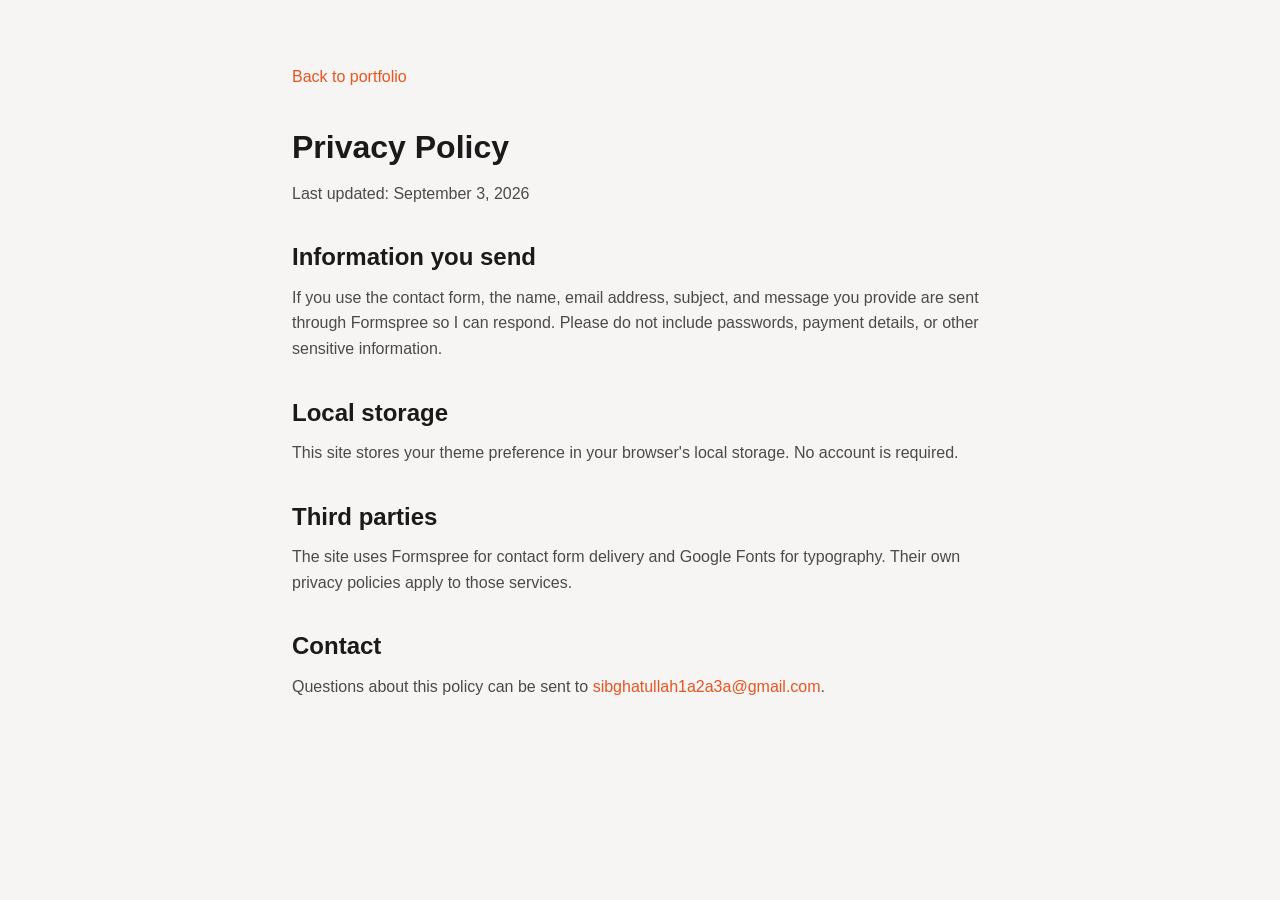
<file: privacy.html>
<!DOCTYPE html>
<html lang="en">
<head>
  <meta charset="UTF-8">
  <meta name="viewport" content="width=device-width, initial-scale=1.0">
  <title>Privacy Policy | Sibghatullah</title>
  <link rel="icon" type="image/svg+xml" href="./assets/icons/favicon.svg">
  <link rel="stylesheet" href="./assets/css/styles.css">
</head>
<body>
  <main class="legal-page container">
    <p><a href="./index.html">Back to portfolio</a></p>
    <h1>Privacy Policy</h1>
    <p>Last updated: September 3, 2026</p>
    <h2>Information you send</h2>
    <p>If you use the contact form, the name, email address, subject, and message you provide are sent through Formspree so I can respond. Please do not include passwords, payment details, or other sensitive information.</p>
    <h2>Local storage</h2>
    <p>This site stores your theme preference in your browser's local storage. No account is required.</p>
    <h2>Third parties</h2>
    <p>The site uses Formspree for contact form delivery and Google Fonts for typography. Their own privacy policies apply to those services.</p>
    <h2>Contact</h2>
    <p>Questions about this policy can be sent to <a href="mailto:sibghatullah1a2a3a@gmail.com">sibghatullah1a2a3a@gmail.com</a>.</p>
  </main>
</body>
</html>
</file>
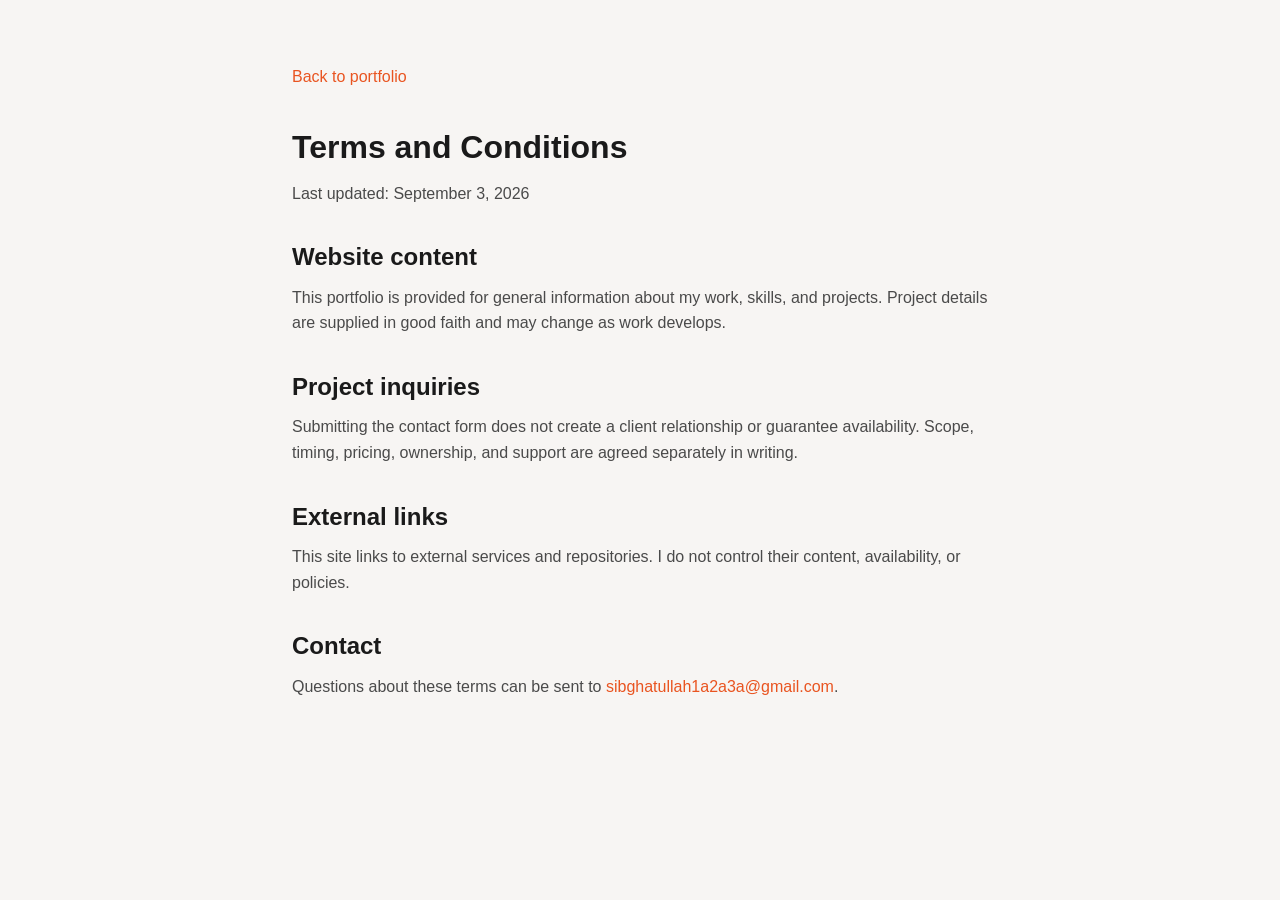
<file: terms.html>
<!DOCTYPE html>
<html lang="en">
<head>
  <meta charset="UTF-8">
  <meta name="viewport" content="width=device-width, initial-scale=1.0">
  <title>Terms and Conditions | Sibghatullah</title>
  <link rel="icon" type="image/svg+xml" href="./assets/icons/favicon.svg">
  <link rel="stylesheet" href="./assets/css/styles.css">
</head>
<body>
  <main class="legal-page container">
    <p><a href="./index.html">Back to portfolio</a></p>
    <h1>Terms and Conditions</h1>
    <p>Last updated: September 3, 2026</p>
    <h2>Website content</h2>
    <p>This portfolio is provided for general information about my work, skills, and projects. Project details are supplied in good faith and may change as work develops.</p>
    <h2>Project inquiries</h2>
    <p>Submitting the contact form does not create a client relationship or guarantee availability. Scope, timing, pricing, ownership, and support are agreed separately in writing.</p>
    <h2>External links</h2>
    <p>This site links to external services and repositories. I do not control their content, availability, or policies.</p>
    <h2>Contact</h2>
    <p>Questions about these terms can be sent to <a href="mailto:sibghatullah1a2a3a@gmail.com">sibghatullah1a2a3a@gmail.com</a>.</p>
  </main>
</body>
</html>
</file>
<file: assets/css/styles.css>
/**
 * Sibghatullah Portfolio - Ubuntu-Inspired Theme
 * =============================================
 * Mobile-first responsive stylesheet
 * 
 * Color Palette (WCAG 2.1 AA compliant):
 * --ubuntu-aubergine: #2c001e (darkest)
 * --ubuntu-purple-dark: #300a24
 * --ubuntu-purple: #77216f
 * --ubuntu-orange: #e95420
 * --ubuntu-orange-light: #f47421
 * --text-light: #ffffff
 * --text-muted: #d0d0d0
 * --text-dark: #1a1a1a
 * 
 * Breakpoints:
 * - Mobile: < 480px
 * - Tablet: 480px - 767px
 * - Desktop: 768px - 1023px
 * - Large: 1024px+
 */

/* ==========================================================================
   CSS Reset & Base
   ========================================================================== */

*,
*::before,
*::after {
  box-sizing: border-box;
  margin: 0;
  padding: 0;
}

html {
  font-size: 16px;
  scroll-behavior: smooth;
  -webkit-text-size-adjust: 100%;
}

body {
  min-height: 100vh;
  font-family: 'Ubuntu', -apple-system, BlinkMacSystemFont, 'Segoe UI', Roboto, sans-serif;
  line-height: 1.6;
  -webkit-font-smoothing: antialiased;
  -moz-osx-font-smoothing: grayscale;
}

img {
  max-width: 100%;
  height: auto;
  display: block;
}

a {
  color: inherit;
  text-decoration: none;
  transition: color var(--transition-fast), opacity var(--transition-fast), transform var(--transition-fast), text-decoration-color var(--transition-fast), box-shadow var(--transition-fast);
}

 a:hover,
 a:focus-visible {
  text-decoration: underline;
  text-decoration-thickness: 2px;
  text-underline-offset: 0.2em;
 }

 a:not(.btn):not(.nav__link):not(.nav-mobile__link):not(.footer__social-link):not(.fiverr-badge):not(.skill-chip):not(.filter-chip):not(.project-card):hover,
 a:not(.btn):not(.nav__link):not(.nav-mobile__link):not(.footer__social-link):not(.fiverr-badge):not(.skill-chip):not(.filter-chip):not(.project-card):focus-visible {
  color: var(--accent-primary);
 }

button {
  font-family: inherit;
  cursor: pointer;
}

ul, ol {
  list-style: none;
}

/* ==========================================================================
   CSS Custom Properties (Theme Variables)
   ========================================================================== */

:root {
  /* Ubuntu Color Palette */
  --ubuntu-aubergine: #2c001e;
  --ubuntu-purple-dark: #300a24;
  --ubuntu-purple: #77216f;
  --ubuntu-purple-light: #a03d92;
  --ubuntu-orange: #e95420;
  --ubuntu-orange-light: #f47421;
  --ubuntu-warm-grey: #aea79f;
  
  /* Semantic Colors - Light Theme */
  --bg-primary: #f7f5f3;
  --bg-secondary: #ffffff;
  --bg-card: #ffffff;
  --bg-glass: rgba(255, 255, 255, 0.85);
  --bg-overlay: rgba(44, 0, 30, 0.9);
  
  --text-primary: #1a1a1a;
  --text-secondary: #4a4a4a;
  --text-muted: #6b6b6b;
  --text-inverse: #ffffff;
  
  --accent-primary: #e95420;
  --accent-secondary: #77216f;
  --accent-hover: #c34113;
  
  --border-color: rgba(0, 0, 0, 0.1);
  --border-light: rgba(0, 0, 0, 0.05);
  
  /* Shadows */
  --shadow-sm: 0 1px 3px rgba(0, 0, 0, 0.08);
  --shadow-md: 0 4px 12px rgba(0, 0, 0, 0.1);
  --shadow-lg: 0 8px 30px rgba(0, 0, 0, 0.12);
  --shadow-glow: 0 8px 30px rgba(233, 84, 32, 0.2);
  
  /* Spacing Scale */
  --space-xs: 0.25rem;
  --space-sm: 0.5rem;
  --space-md: 1rem;
  --space-lg: 1.5rem;
  --space-xl: 2rem;
  --space-2xl: 3rem;
  --space-3xl: 4rem;
  
  /* Typography Scale */
  --font-xs: 0.75rem;
  --font-sm: 0.875rem;
  --font-base: 1rem;
  --font-lg: 1.125rem;
  --font-xl: 1.25rem;
  --font-2xl: 1.5rem;
  --font-3xl: 2rem;
  --font-4xl: 2.5rem;
  
  /* Font Families */
  --font-sans: 'Ubuntu', -apple-system, BlinkMacSystemFont, 'Segoe UI', Roboto, sans-serif;
  --font-mono: 'Ubuntu Mono', 'Fira Code', Consolas, monospace;
  
  /* Border Radius */
  --radius-sm: 4px;
  --radius-md: 8px;
  --radius-lg: 12px;
  --radius-xl: 16px;
  --radius-full: 9999px;
  
  /* Transitions */
  --transition-fast: 150ms ease;
  --transition-base: 250ms ease;
  --transition-slow: 350ms ease;
  
  /* Layout */
  --container-max: 1100px;
  --header-height: 64px;
}

/* Dark Theme */
[data-theme="dark"] {
  --bg-primary: #2c001e;
  --bg-secondary: #300a24;
  --bg-card: rgba(48, 10, 36, 0.8);
  --bg-glass: rgba(48, 10, 36, 0.85);
  --bg-overlay: rgba(0, 0, 0, 0.9);
  
  --text-primary: #ffffff;
  --text-secondary: #e0e0e0;
  --text-muted: #b0b0b0;
  --text-inverse: #1a1a1a;
  
  --border-color: rgba(255, 255, 255, 0.1);
  --border-light: rgba(255, 255, 255, 0.05);
  
  --shadow-sm: 0 1px 3px rgba(0, 0, 0, 0.2);
  --shadow-md: 0 4px 12px rgba(0, 0, 0, 0.3);
  --shadow-lg: 0 8px 30px rgba(0, 0, 0, 0.4);
}

/* ==========================================================================
   Accessibility
   ========================================================================== */

/* Skip Link */
.skip-link {
  position: fixed;
  top: -100%;
  left: var(--space-md);
  z-index: 9999;
  padding: var(--space-sm) var(--space-md);
  background: var(--accent-primary);
  color: var(--text-inverse);
  font-weight: 700;
  border-radius: var(--radius-md);
  transition: top var(--transition-fast);
}

.skip-link:focus {
  top: var(--space-md);
  outline: 3px solid var(--accent-secondary);
  outline-offset: 2px;
}

/* Focus States */
a:focus-visible,
button:focus-visible,
input:focus-visible,
textarea:focus-visible,
select:focus-visible,
[tabindex]:focus-visible {
  outline: 3px solid var(--accent-primary);
  outline-offset: 2px;
}

/* Reduced Motion */
@media (prefers-reduced-motion: reduce) {
  *,
  *::before,
  *::after {
    animation-duration: 0.01ms !important;
    animation-iteration-count: 1 !important;
    transition-duration: 0.01ms !important;
    scroll-behavior: auto !important;
  }
}

/* Screen Reader Only */
.sr-only {
  position: absolute;
  width: 1px;
  height: 1px;
  padding: 0;
  margin: -1px;
  overflow: hidden;
  clip: rect(0, 0, 0, 0);
  white-space: nowrap;
  border: 0;
}

/* ==========================================================================
   Layout
   ========================================================================== */

body {
  background: linear-gradient(180deg, var(--bg-primary), var(--bg-secondary));
  color: var(--text-secondary);
}

.container {
  width: 100%;
  max-width: var(--container-max);
  margin: 0 auto;
  padding: 0 var(--space-md);
}

@media (min-width: 768px) {
  .container {
    padding: 0 var(--space-xl);
  }
}

/* ==========================================================================
   Header & Navigation
   ========================================================================== */

.header {
  position: fixed;
  top: 0;
  left: 0;
  right: 0;
  height: var(--header-height);
  background: var(--bg-glass);
  backdrop-filter: blur(10px);
  -webkit-backdrop-filter: blur(10px);
  border-bottom: 1px solid var(--border-light);
  z-index: 1000;
  transition: box-shadow var(--transition-base);
}

.header--scrolled {
  box-shadow: var(--shadow-md);
}

.header__inner {
  display: flex;
  align-items: center;
  justify-content: space-between;
  height: 100%;
}

/* Brand */
.brand {
  display: flex;
  align-items: center;
  gap: var(--space-sm);
}

.brand__name {
  font-size: var(--font-lg);
  font-weight: 700;
  color: var(--text-primary);
  letter-spacing: 0.5px;
}

.brand__name span {
  color: var(--accent-primary);
}

/* Navigation */
.nav {
  display: none;
}

.nav__list {
  display: flex;
  gap: var(--space-lg);
}

.nav__link {
  position: relative;
  font-size: var(--font-sm);
  font-weight: 600;
  color: var(--text-secondary);
  padding: var(--space-sm) 0;
  transition: color var(--transition-fast);
}

.nav__link:hover,
.nav__link--active {
  color: var(--accent-primary);
}

.nav__link,
.nav-mobile__link,
.footer__legal a,
.contact-item__value a {
  position: relative;
  text-decoration: none;
}

.nav__link:hover::after,
.nav__link--active::after,
.nav-mobile__link:hover::after,
.nav-mobile__link:focus-visible::after {
  width: 100%;
}

.nav__link::after {
  content: '';
  position: absolute;
  bottom: 0;
  left: 0;
  width: 0;
  height: 2px;
  background: var(--accent-primary);
  transition: width var(--transition-base);
}

.nav__link:hover::after,
.nav__link--active::after {
  width: 100%;
}

@media (min-width: 768px) {
  .nav {
    display: block;
  }
}

/* Header Controls */
.header__controls {
  display: flex;
  align-items: center;
  gap: var(--space-sm);
}

/* Nav Toggle (Hamburger) */
.nav-toggle {
  display: flex;
  flex-direction: column;
  justify-content: center;
  align-items: center;
  width: 40px;
  height: 40px;
  padding: var(--space-sm);
  background: transparent;
  border: none;
  cursor: pointer;
}

.nav-toggle__bar {
  display: block;
  width: 24px;
  height: 2px;
  background: var(--text-primary);
  border-radius: var(--radius-full);
  transition: all var(--transition-base);
}

.nav-toggle__bar + .nav-toggle__bar {
  margin-top: 6px;
}

/* Hamburger Animation */
.nav-toggle[aria-expanded="true"] .nav-toggle__bar:nth-child(1) {
  transform: translateY(8px) rotate(45deg);
}

.nav-toggle[aria-expanded="true"] .nav-toggle__bar:nth-child(2) {
  opacity: 0;
}

.nav-toggle[aria-expanded="true"] .nav-toggle__bar:nth-child(3) {
  transform: translateY(-8px) rotate(-45deg);
}

@media (min-width: 768px) {
  .nav-toggle {
    display: none;
  }
}

/* Mobile Navigation */
.nav-mobile {
  position: fixed;
  top: var(--header-height);
  left: 0;
  right: 0;
  bottom: 0;
  background: var(--bg-glass);
  backdrop-filter: blur(10px);
  -webkit-backdrop-filter: blur(10px);
  padding: var(--space-xl);
  transform: translateX(100%);
  transition: transform var(--transition-base);
  z-index: 999;
}

.nav-mobile--open {
  transform: translateX(0);
}

.nav-mobile__list {
  display: flex;
  flex-direction: column;
  gap: var(--space-md);
}

.nav-mobile__link {
  display: block;
  font-size: var(--font-xl);
  font-weight: 600;
  color: var(--text-primary);
  padding: var(--space-md) 0;
  border-bottom: 1px solid var(--border-light);
  transition: color var(--transition-fast);
}

.nav-mobile__link:hover {
  color: var(--accent-primary);
}

@media (min-width: 768px) {
  .nav-mobile {
    display: none;
  }
}

/* ==========================================================================
   Buttons
   ========================================================================== */

.btn {
  display: inline-flex;
  align-items: center;
  justify-content: center;
  gap: var(--space-sm);
  padding: var(--space-sm) var(--space-md);
  font-size: var(--font-sm);
  font-weight: 600;
  border-radius: var(--radius-md);
  border: 1px solid var(--border-color);
  background: transparent;
  color: var(--text-secondary);
  transition: all var(--transition-fast);
}

.btn:hover {
  background: var(--border-light);
}

.btn--primary {
  background: linear-gradient(135deg, var(--accent-primary), var(--accent-secondary));
  color: #ffffff;
  border: none;
}

.legal-page {
  max-width: 760px;
  padding-top: var(--space-3xl);
  padding-bottom: var(--space-3xl);
}

.legal-page h1 {
  margin: var(--space-xl) 0 var(--space-sm);
  color: var(--text-primary);
}

.legal-page h2 {
  margin-top: var(--space-xl);
  margin-bottom: var(--space-sm);
  color: var(--text-primary);
}

.legal-page p {
  margin-bottom: var(--space-md);
}

.legal-page a {
  color: var(--accent-primary);
}
  box-shadow: var(--shadow-glow);
}

.btn--primary:hover {
  transform: translateY(-2px);
  box-shadow: 0 12px 35px rgba(233, 84, 32, 0.3);
}

.btn--secondary {
  background: var(--bg-card);
  color: var(--text-primary);
  border: 1px solid var(--border-color);
}

.btn--secondary:hover {
  border-color: var(--accent-primary);
  color: var(--accent-primary);
}

.btn--ghost {
  background: transparent;
  border: 1px solid var(--border-color);
  color: var(--text-secondary);
}

.btn--ghost:hover {
  border-color: var(--text-secondary);
}

.btn--icon {
  width: 40px;
  height: 40px;
  padding: 0;
  border-radius: var(--radius-md);
}

.btn--lg {
  padding: var(--space-md) var(--space-lg);
  font-size: var(--font-base);
}

/* Theme Toggle */
.theme-toggle {
  font-size: var(--font-lg);
}

/* Fiverr Badge */
.fiverr-badge {
  display: inline-flex;
  align-items: center;
  gap: var(--space-sm);
  padding: var(--space-sm) var(--space-md);
  background: #1dbf73;
  color: #ffffff;
  font-size: var(--font-sm);
  font-weight: 700;
  border-radius: var(--radius-full);
  transition: all var(--transition-fast);
}

.fiverr-badge:hover {
  background: #19a463;
  transform: translateY(-2px);
}

/* ==========================================================================
   Hero Section
   ========================================================================== */

.hero {
  min-height: 100vh;
  display: flex;
  align-items: center;
  padding-top: calc(var(--header-height) + var(--space-xl));
  padding-bottom: var(--space-2xl);
}

.hero__grid {
  display: grid;
  gap: var(--space-2xl);
  align-items: center;
}

@media (min-width: 768px) {
  .hero__grid {
    grid-template-columns: 1fr 320px;
    gap: var(--space-3xl);
  }
}

@media (min-width: 1024px) {
  .hero__grid {
    grid-template-columns: 1fr 380px;
  }
}

/* Hero Intro */
.hero__intro {
  order: 2;
}

@media (min-width: 768px) {
  .hero__intro {
    order: 1;
  }
}

.hero__greeting {
  font-size: var(--font-base);
  color: var(--text-muted);
  margin-bottom: var(--space-sm);
}

.hero__title {
  font-size: var(--font-3xl);
  font-weight: 700;
  color: var(--text-primary);
  line-height: 1.2;
  margin-bottom: var(--space-sm);
}

@media (min-width: 768px) {
  .hero__title {
    font-size: var(--font-4xl);
  }
}

.hero__title-accent {
  color: var(--accent-primary);
}

.hero__typewriter {
  display: inline-block;
  font-family: var(--font-mono);
  font-weight: 700;
  color: var(--accent-primary);
  background: rgba(0, 0, 0, 0.1);
  padding: var(--space-xs) var(--space-sm);
  border-radius: var(--radius-sm);
  border: 1px solid var(--accent-secondary);
}

[data-theme="dark"] .hero__typewriter {
  background: rgba(0, 0, 0, 0.3);
}

.hero__tagline {
  font-size: var(--font-base);
  color: var(--text-muted);
  margin-bottom: var(--space-lg);
  max-width: 540px;
}

.hero__cta {
  display: flex;
  flex-wrap: wrap;
  gap: var(--space-sm);
  margin-bottom: var(--space-lg);
}

.hero__note {
  font-size: var(--font-sm);
  color: var(--text-muted);
  font-style: italic;
}

/* Current Work / FYP */
.fyp-feature {
  padding: var(--space-3xl) 0;
  background: linear-gradient(180deg, rgba(233, 84, 32, 0.04), rgba(119, 33, 111, 0.02));
}

.fyp-feature__card {
  background: var(--bg-card);
  border: 1px solid var(--border-light);
  border-radius: var(--radius-xl);
  box-shadow: var(--shadow-lg);
  padding: clamp(var(--space-lg), 3vw, var(--space-2xl));
}

.fyp-feature__header {
  display: flex;
  flex-direction: column;
  gap: var(--space-sm);
  margin-bottom: var(--space-md);
}

.fyp-feature__badge {
  display: inline-flex;
  align-self: flex-start;
  padding: var(--space-xs) var(--space-sm);
  font-size: var(--font-xs);
  font-weight: 700;
  letter-spacing: 0.04em;
  text-transform: uppercase;
  background: rgba(233, 84, 32, 0.1);
  color: var(--accent-primary);
  border-radius: var(--radius-full);
}

.fyp-feature__title {
  font-size: clamp(var(--font-2xl), 3.2vw, var(--font-4xl));
  font-weight: 800;
  color: var(--text-primary);
  line-height: 1.1;
}

.fyp-feature__subtitle {
  font-size: var(--font-lg);
  color: var(--text-secondary);
  margin-bottom: var(--space-xl);
  max-width: 760px;
}

.fyp-feature__meta {
  display: grid;
  grid-template-columns: 1fr;
  gap: var(--space-md);
  margin-bottom: var(--space-xl);
}

@media (min-width: 768px) {
  .fyp-feature__meta {
    grid-template-columns: repeat(2, minmax(0, 1fr));
  }
}

.fyp-feature__label {
  display: block;
  font-size: var(--font-xs);
  letter-spacing: 0.08em;
  text-transform: uppercase;
  color: var(--text-muted);
  margin-bottom: var(--space-xs);
}

.fyp-feature__meta strong {
  color: var(--text-primary);
}

.fyp-feature__content {
  display: grid;
  gap: var(--space-lg);
  margin-bottom: var(--space-xl);
}

@media (min-width: 768px) {
  .fyp-feature__content {
    grid-template-columns: repeat(2, minmax(0, 1fr));
  }
}

.fyp-feature__info h3 {
  font-size: var(--font-lg);
  color: var(--text-primary);
  margin-bottom: var(--space-md);
}

.fyp-feature__list {
  list-style: disc;
  padding-left: 1.25rem;
  color: var(--text-secondary);
}

.fyp-feature__list li + li {
  margin-top: var(--space-sm);
}

.fyp-feature__stack {
  display: flex;
  flex-wrap: wrap;
  gap: var(--space-sm);
  margin-bottom: var(--space-lg);
}

.fyp-feature__stack span {
  display: inline-flex;
  align-items: center;
  padding: var(--space-sm) var(--space-md);
  border-radius: var(--radius-full);
  border: 1px solid rgba(233, 84, 32, 0.2);
  background: linear-gradient(135deg, rgba(233, 84, 32, 0.08), rgba(119, 33, 111, 0.04));
  color: var(--text-primary);
  font-size: var(--font-sm);
  font-weight: 600;
}

.fyp-feature__role {
  padding-top: var(--space-md);
  border-top: 1px solid var(--border-light);
  color: var(--text-secondary);
  line-height: 1.7;
}

/* Profile Card */
.profile-card {
  order: 1;
  background: var(--bg-card);
  border-radius: var(--radius-xl);
  padding: var(--space-lg);
  box-shadow: var(--shadow-lg);
  border: 1px solid var(--border-light);
}

@media (min-width: 768px) {
  .profile-card {
    order: 2;
  }
}

.profile-card__avatar {
  width: 100%;
  max-width: 200px;
  margin: 0 auto var(--space-md);
  aspect-ratio: 1;
  border-radius: 50%;
  overflow: hidden;
  border: 3px solid var(--accent-primary);
}

.profile-card__avatar img {
  width: 100%;
  height: 100%;
  object-fit: cover;
}

.profile-card__info {
  text-align: center;
  margin-bottom: var(--space-md);
}

.profile-card__status {
  display: inline-block;
  font-size: var(--font-sm);
  font-weight: 700;
  color: var(--accent-primary);
}

.profile-card__subtitle {
  font-size: var(--font-sm);
  color: var(--text-muted);
}

.profile-card__availability {
  display: inline-block;
  padding: var(--space-xs) var(--space-sm);
  background: linear-gradient(135deg, rgba(233, 84, 32, 0.15), rgba(119, 33, 111, 0.1));
  color: var(--accent-primary);
  font-size: var(--font-xs);
  font-weight: 700;
  border-radius: var(--radius-full);
  margin-top: var(--space-sm);
}

.profile-card__quote {
  font-size: var(--font-sm);
  color: var(--text-muted);
  text-align: center;
  margin-top: var(--space-md);
  font-style: italic;
}

.profile-card__quote span {
  color: var(--accent-secondary);
}

/* ==========================================================================
   Skills Section
   ========================================================================== */

.skills-section {
  padding: var(--space-3xl) 0;
}

.section-header {
  text-align: center;
  margin-bottom: var(--space-2xl);
}

.section-title {
  font-size: var(--font-2xl);
  font-weight: 700;
  color: var(--text-primary);
  margin-bottom: var(--space-sm);
}

@media (min-width: 768px) {
  .section-title {
    font-size: var(--font-3xl);
  }
}

.section-subtitle {
  font-size: var(--font-base);
  color: var(--text-muted);
  max-width: 600px;
  margin: 0 auto;
}

/* Skill Chips */
.skill-chips {
  display: flex;
  flex-wrap: wrap;
  gap: var(--space-sm);
  justify-content: center;
}

.skill-chip {
  display: inline-flex;
  align-items: center;
  gap: var(--space-xs);
  padding: var(--space-sm) var(--space-md);
  background: linear-gradient(135deg, rgba(233, 84, 32, 0.1), rgba(119, 33, 111, 0.05));
  border: 1px solid var(--border-light);
  border-radius: var(--radius-full);
  font-size: var(--font-sm);
  font-weight: 600;
  color: var(--text-secondary);
  transition: all var(--transition-fast);
}

.skill-chip:hover {
  border-color: var(--accent-primary);
  transform: translateY(-2px);
  box-shadow: 0 8px 20px rgba(233, 84, 32, 0.12);
}

.skill-chip:active,
.filter-chip:active,
.project-card:active,
.footer__social-link:active,
.btn:active,
.nav__link:active,
.nav-mobile__link:active {
  transform: scale(0.98);
}

/* Skills Grid with Progress Bars */
.skills-grid {
  display: grid;
  gap: var(--space-xl);
}

@media (min-width: 768px) {
  .skills-grid {
    grid-template-columns: repeat(2, 1fr);
  }
}

.skill-category {
  background: var(--bg-card);
  border-radius: var(--radius-lg);
  padding: var(--space-lg);
  box-shadow: var(--shadow-sm);
  border: 1px solid var(--border-light);
}

.skill-category__title {
  font-size: var(--font-lg);
  font-weight: 700;
  color: var(--text-primary);
  margin-bottom: var(--space-md);
  display: flex;
  align-items: center;
  gap: var(--space-sm);
}

.skill-category__icon {
  font-size: var(--font-xl);
}

.skill-bar {
  margin-bottom: var(--space-md);
}

.skill-bar:last-child {
  margin-bottom: 0;
}

.skill-bar__header {
  display: flex;
  justify-content: space-between;
  align-items: center;
  margin-bottom: var(--space-xs);
}

.skill-bar__name {
  font-size: var(--font-sm);
  font-weight: 600;
  color: var(--text-secondary);
}

.skill-bar__level {
  font-size: var(--font-xs);
  color: var(--text-muted);
}

.skill-bar__track {
  height: 8px;
  background: var(--border-color);
  border-radius: var(--radius-full);
  overflow: hidden;
}

.skill-bar__fill {
  height: 100%;
  background: linear-gradient(90deg, var(--accent-primary), var(--accent-secondary));
  border-radius: var(--radius-full);
  transition: width 1s ease-out;
}

/* ==========================================================================
   Services Section
   ========================================================================== */

.services-section {
  padding: var(--space-3xl) 0;
  background: var(--bg-secondary);
}

[data-theme="dark"] .services-section {
  background: var(--bg-primary);
}

.services-grid {
  display: grid;
  gap: var(--space-md);
}

@media (min-width: 768px) {
  .services-grid {
    grid-template-columns: repeat(2, 1fr);
  }
}

.service-card {
  background: var(--bg-card);
  border-radius: var(--radius-lg);
  padding: var(--space-lg);
  box-shadow: var(--shadow-sm);
  border: 1px solid var(--border-light);
  transition: all var(--transition-base);
}

.service-card:hover {
  transform: translateY(-4px);
  box-shadow: var(--shadow-lg);
}

.service-card__title {
  font-size: var(--font-lg);
  font-weight: 700;
  color: var(--text-primary);
  margin-bottom: var(--space-sm);
}

.service-card__desc {
  font-size: var(--font-sm);
  color: var(--text-muted);
  margin-bottom: var(--space-sm);
}

.service-card__note {
  font-size: var(--font-xs);
  color: var(--text-muted);
  font-style: italic;
  margin-bottom: var(--space-md);
}

/* ==========================================================================
   Projects Section
   ========================================================================== */

.projects-section {
  padding: var(--space-3xl) 0;
}

/* Filter Chips */
.filter-chips {
  display: flex;
  flex-wrap: wrap;
  gap: var(--space-sm);
  justify-content: center;
  margin-bottom: var(--space-2xl);
}

.filter-chip {
  padding: var(--space-sm) var(--space-md);
  background: transparent;
  border: 1px solid var(--border-color);
  border-radius: var(--radius-full);
  font-size: var(--font-sm);
  font-weight: 600;
  color: var(--text-secondary);
  cursor: pointer;
  transition: all var(--transition-fast);
}

.filter-chip:hover {
  border-color: var(--accent-primary);
  color: var(--accent-primary);
  transform: translateY(-2px);
}

.filter-chip--active {
  background: linear-gradient(135deg, var(--accent-primary), var(--accent-secondary));
  color: #ffffff;
  border-color: transparent;
}

/* Projects Grid */
.projects-grid {
  display: grid;
  gap: var(--space-lg);
  grid-template-columns: 1fr;
}

@media (min-width: 480px) {
  .projects-grid {
    grid-template-columns: repeat(2, 1fr);
    gap: var(--space-lg);
  }
}

@media (min-width: 1024px) {
  .projects-grid {
    grid-template-columns: repeat(3, 1fr);
  }
}

/* Project Card */
.project-card {
  position: relative;
  background: var(--bg-card);
  border-radius: var(--radius-lg);
  overflow: hidden;
  box-shadow: var(--shadow-sm);
  border: 1px solid var(--border-light);
  cursor: pointer;
  transition: all var(--transition-base);
  display: flex;
  flex-direction: column;
  height: 100%;
}

.project-card:hover {
  transform: translateY(-4px);
  box-shadow: var(--shadow-lg);
}

@media (hover: hover) and (pointer: fine) {
  .project-card:hover,
  .skill-chip:hover,
  .filter-chip:hover,
  .footer__social-link:hover,
  .btn:hover,
  .nav__link:hover,
  .nav-mobile__link:hover,
  .contact-item__value a:hover {
    transition: transform var(--transition-fast), box-shadow var(--transition-fast), color var(--transition-fast), border-color var(--transition-fast), background-color var(--transition-fast);
  }
}

.project-card:hover .project-card__image img {
  transform: scale(1.05);
}

/* Mobile: 220px height (aspect ratio ~4:3) */
.project-card__image {
  position: relative;
  width: 100%;
  height: 220px;
  overflow: hidden;
  flex-shrink: 0;
  background: linear-gradient(135deg, rgba(0,0,0,0.02), rgba(0,0,0,0.05));
  display: flex;
  align-items: center;
  justify-content: center;
}

@media (min-width: 480px) {
  .project-card__image {
    height: 280px;
  }
}

@media (min-width: 1024px) {
  .project-card__image {
    height: 240px;
  }
}

.project-card__image img {
  width: 100%;
  height: 100%;
  object-fit: contain;
  object-position: center;
  transition: transform var(--transition-slow);
  display: block;
  padding: 8px;
}

.project-card__video {
  width: 100%;
  height: 100%;
  object-fit: cover;
  object-position: center;
  display: block;
}

.project-card__placeholder {
  width: 100%;
  height: 100%;
  display: flex;
  align-items: center;
  justify-content: center;
  font-size: var(--font-3xl);
  background: linear-gradient(135deg, rgba(233, 84, 32, 0.1), rgba(119, 33, 111, 0.05));
}

.project-card__overlay {
  position: absolute;
  inset: 0;
  background: linear-gradient(180deg, transparent 50%, rgba(0, 0, 0, 0.7) 100%);
  pointer-events: none;
}

.project-card__content {
  padding: var(--space-md);
  flex: 1;
  display: flex;
  flex-direction: column;
}

.project-card__title {
  font-size: var(--font-base);
  font-weight: 700;
  color: var(--text-primary);
  margin-bottom: var(--space-xs);
  line-height: 1.3;
}

@media (min-width: 480px) {
  .project-card__title {
    font-size: var(--font-lg);
  }
}

.project-card__desc {
  font-size: var(--font-sm);
  color: var(--text-muted);
  margin-bottom: var(--space-sm);
  display: -webkit-box;
  -webkit-line-clamp: 2;
  line-clamp: 2;
  -webkit-box-orient: vertical;
  overflow: hidden;
  flex: 1;
  line-height: 1.4;
}

.project-card__tags {
  display: flex;
  flex-wrap: wrap;
  gap: var(--space-xs);
  margin-top: auto;
}

.project-card__tag {
  font-size: var(--font-xs);
  padding: 4px 10px;
  background: linear-gradient(135deg, rgba(233, 84, 32, 0.1), rgba(119, 33, 111, 0.05));
  border-radius: var(--radius-full);
  color: var(--text-muted);
  white-space: nowrap;
  border: 1px solid rgba(233, 84, 32, 0.2);
}

/* No JS Fallback */
.projects-list {
  display: none;
}

.no-js .projects-grid {
  display: none;
}

.no-js .projects-list {
  display: block;
}

.projects-list__item {
  padding: var(--space-md);
  background: var(--bg-card);
  border-radius: var(--radius-md);
  margin-bottom: var(--space-md);
  border: 1px solid var(--border-light);
}

/* ==========================================================================
   Project Modal
   ========================================================================== */

.modal {
  position: fixed;
  inset: 0;
  z-index: 2000;
  display: flex;
  align-items: center;
  justify-content: center;
  padding: var(--space-md);
  opacity: 0;
  visibility: hidden;
  transition: all var(--transition-base);
}

.modal--open {
  opacity: 1;
  visibility: visible;
}

.modal__backdrop {
  position: absolute;
  inset: 0;
  background: var(--bg-overlay);
  cursor: pointer;
}

.modal__content {
  position: relative;
  width: 100%;
  max-width: 700px;
  max-height: 90vh;
  background: var(--bg-card);
  border-radius: var(--radius-xl);
  overflow: hidden;
  transform: translateY(20px) scale(0.95);
  transition: transform var(--transition-base);
}

.modal--open .modal__content {
  transform: translateY(0) scale(1);
}

.modal__close {
  position: absolute;
  top: var(--space-md);
  right: var(--space-md);
  width: 40px;
  height: 40px;
  display: flex;
  align-items: center;
  justify-content: center;
  background: rgba(0, 0, 0, 0.5);
  border: none;
  border-radius: 50%;
  color: #ffffff;
  font-size: var(--font-xl);
  cursor: pointer;
  z-index: 10;
  transition: all var(--transition-fast);
}

.modal__close:hover {
  background: rgba(0, 0, 0, 0.7);
  transform: scale(1.1);
}

.modal__image {
  width: 100%;
  height: 200px;
  object-fit: cover;
}

@media (min-width: 768px) {
  .modal__image {
    height: 280px;
  }
}

.modal__body {
  padding: var(--space-lg);
  max-height: calc(90vh - 280px);
  overflow-y: auto;
}

.modal__title {
  font-size: var(--font-2xl);
  font-weight: 700;
  color: var(--text-primary);
  margin-bottom: var(--space-sm);
}

.modal__meta {
  display: flex;
  flex-wrap: wrap;
  gap: var(--space-md);
  margin-bottom: var(--space-md);
  font-size: var(--font-sm);
  color: var(--text-muted);
}

.modal__desc {
  font-size: var(--font-base);
  color: var(--text-secondary);
  margin-bottom: var(--space-lg);
  line-height: 1.7;
}

.modal__section {
  margin-bottom: var(--space-lg);
}

.modal__section-title {
  font-size: var(--font-base);
  font-weight: 700;
  color: var(--text-primary);
  margin-bottom: var(--space-sm);
}

.modal__tech-list {
  display: flex;
  flex-wrap: wrap;
  gap: var(--space-sm);
}

.modal__tech-item {
  padding: var(--space-xs) var(--space-sm);
  background: linear-gradient(135deg, rgba(233, 84, 32, 0.15), rgba(119, 33, 111, 0.1));
  border-radius: var(--radius-md);
  font-size: var(--font-sm);
  color: var(--text-secondary);
}

.modal__contributions {
  padding-left: var(--space-lg);
}

.modal__contributions li {
  position: relative;
  margin-bottom: var(--space-sm);
  font-size: var(--font-sm);
  color: var(--text-secondary);
}

.modal__contributions li::before {
  content: '→';
  position: absolute;
  left: calc(-1 * var(--space-md));
  color: var(--accent-primary);
}

.modal__actions {
  display: flex;
  flex-wrap: wrap;
  gap: var(--space-sm);
  padding-top: var(--space-md);
  border-top: 1px solid var(--border-light);
}

/* ==========================================================================
   About Section
   ========================================================================== */

.about-section {
  padding: var(--space-3xl) 0;
  background: var(--bg-secondary);
}

[data-theme="dark"] .about-section {
  background: var(--bg-primary);
}

.about-grid {
  display: grid;
  gap: var(--space-xl);
  align-items: start;
}

@media (min-width: 768px) {
  .about-grid {
    grid-template-columns: 280px 1fr;
  }
}

.about-card {
  background: var(--bg-card);
  border-radius: var(--radius-lg);
  padding: var(--space-lg);
  text-align: center;
  box-shadow: var(--shadow-md);
  border: 1px solid var(--border-light);
}

.about-card__avatar {
  width: 150px;
  height: 150px;
  margin: 0 auto var(--space-md);
  border-radius: 50%;
  overflow: hidden;
  border: 3px solid var(--accent-primary);
}

.about-card__avatar img {
  width: 100%;
  height: 100%;
  object-fit: cover;
}

.about-card__name {
  font-size: var(--font-lg);
  font-weight: 700;
  color: var(--accent-primary);
}

.about-card__title {
  font-size: var(--font-sm);
  color: var(--text-muted);
}

.about-content__title {
  font-size: var(--font-xl);
  font-weight: 700;
  color: var(--text-primary);
  margin-bottom: var(--space-md);
}

.about-content__text {
  font-size: var(--font-base);
  color: var(--text-secondary);
  line-height: 1.7;
  margin-bottom: var(--space-lg);
}

/* Terminal Style Box */
.terminal-box {
  background: var(--ubuntu-purple-dark);
  border-radius: var(--radius-md);
  padding: var(--space-md);
  font-family: var(--font-mono);
  font-size: var(--font-sm);
  color: #ffffff;
  overflow-x: auto;
  box-shadow: inset 0 0 20px rgba(0, 0, 0, 0.3);
  margin-bottom: var(--space-lg);
}

.terminal-box__line {
  margin-bottom: var(--space-xs);
}

.terminal-box__prompt {
  color: var(--accent-primary);
}

.terminal-box__output {
  color: var(--ubuntu-warm-grey);
  padding-left: var(--space-md);
}

/* Testimonials */
.testimonials {
  margin-top: var(--space-2xl);
}

.testimonials__title {
  font-size: var(--font-lg);
  font-weight: 700;
  color: var(--text-primary);
  margin-bottom: var(--space-md);
}

.testimonials-grid {
  display: grid;
  gap: var(--space-md);
}

@media (min-width: 768px) {
  .testimonials-grid {
    grid-template-columns: repeat(2, 1fr);
  }
}

.testimonial-card {
  background: var(--bg-card);
  border-radius: var(--radius-lg);
  padding: var(--space-md);
  border: 1px solid var(--border-light);
}

.testimonial-card__author {
  font-weight: 700;
  color: var(--text-primary);
  margin-bottom: var(--space-sm);
}

.testimonial-card__text {
  font-size: var(--font-sm);
  color: var(--text-muted);
  font-style: italic;
}

/* ==========================================================================
   Contact Section
   ========================================================================== */

.contact-section {
  padding: var(--space-3xl) 0;
}

.contact-grid {
  display: grid;
  gap: var(--space-xl);
}

@media (min-width: 768px) {
  .contact-grid {
    grid-template-columns: 1fr 1fr;
  }
}

/* Contact Info */
.contact-info {
  display: flex;
  flex-direction: column;
  gap: var(--space-md);
}

.contact-item {
  display: flex;
  align-items: flex-start;
  gap: var(--space-md);
  padding: var(--space-md);
  background: var(--bg-card);
  border-radius: var(--radius-lg);
  border: 1px solid var(--border-light);
}

.contact-item__icon {
  width: 48px;
  height: 48px;
  display: flex;
  align-items: center;
  justify-content: center;
  background: linear-gradient(135deg, rgba(233, 84, 32, 0.15), rgba(119, 33, 111, 0.1));
  border-radius: var(--radius-md);
  font-size: var(--font-xl);
  flex-shrink: 0;
}

.contact-item__label {
  font-size: var(--font-sm);
  color: var(--text-muted);
  margin-bottom: var(--space-xs);
}

.contact-item__value {
  font-size: var(--font-base);
  font-weight: 600;
  color: var(--text-primary);
}

.contact-item__value a {
  color: var(--accent-primary);
  transition: color var(--transition-fast);
}

.contact-item__value a:hover {
  color: var(--accent-secondary);
}

/* Contact Form */
.contact-form {
  background: var(--bg-card);
  border-radius: var(--radius-lg);
  padding: var(--space-lg);
  border: 1px solid var(--border-light);
}

.contact-form__title {
  font-size: var(--font-lg);
  font-weight: 700;
  color: var(--text-primary);
  margin-bottom: var(--space-md);
}

.form-group {
  margin-bottom: var(--space-md);
}

.form-group__label {
  display: block;
  font-size: var(--font-sm);
  font-weight: 600;
  color: var(--text-secondary);
  margin-bottom: var(--space-xs);
}

.form-group__input,
.form-group__textarea {
  width: 100%;
  padding: var(--space-sm) var(--space-md);
  font-size: var(--font-base);
  font-family: inherit;
  color: var(--text-primary);
  background: var(--bg-secondary);
  border: 1px solid var(--border-color);
  border-radius: var(--radius-md);
  transition: all var(--transition-fast);
}

.form-group__input:focus,
.form-group__textarea:focus {
  border-color: var(--accent-primary);
  box-shadow: 0 0 0 3px rgba(233, 84, 32, 0.1);
}

.form-group__textarea {
  min-height: 120px;
  resize: vertical;
}

.form-group__input::placeholder,
.form-group__textarea::placeholder {
  color: var(--text-muted);
}

.form-group__error {
  font-size: var(--font-xs);
  color: #dc3545;
  margin-top: var(--space-xs);
  display: none;
}

.form-group--error .form-group__input,
.form-group--error .form-group__textarea {
  border-color: #dc3545;
}

.form-group--error .form-group__error {
  display: block;
}

.contact-form__success {
  display: none;
  padding: var(--space-md);
  background: rgba(25, 135, 84, 0.1);
  border: 1px solid rgba(25, 135, 84, 0.3);
  border-radius: var(--radius-md);
  color: #198754;
  text-align: center;
  margin-bottom: var(--space-md);
}

.contact-form__success--visible {
  display: block;
}

.contact-cta {
  display: flex;
  flex-wrap: wrap;
  gap: var(--space-sm);
  margin-top: var(--space-xl);
  justify-content: center;
}

/* ==========================================================================
   Footer
   ========================================================================== */

.footer {
  padding: var(--space-2xl) 0;
  background: var(--bg-secondary);
  border-top: 1px solid var(--border-light);
}

[data-theme="dark"] .footer {
  background: var(--ubuntu-aubergine);
}

.footer__inner {
  text-align: center;
}

.footer__socials {
  display: flex;
  justify-content: center;
  gap: var(--space-md);
  margin-bottom: var(--space-md);
}

.footer__social-link {
  display: flex;
  align-items: center;
  justify-content: center;
  width: 44px;
  height: 44px;
  background: var(--bg-card);
  border-radius: 50%;
  border: 1px solid var(--border-light);
  transition: all var(--transition-fast);
}

.footer__social-link:hover {
  transform: translateY(-3px);
  border-color: var(--accent-primary);
}

.footer__social-link img {
  width: 24px;
  height: 24px;
}

.footer__copyright {
  font-size: var(--font-sm);
  color: var(--text-muted);
}

/* ==========================================================================
   Floating Elements
   ========================================================================== */

/* Floating Tech Icons */
.floating-tech {
  position: fixed;
  left: var(--space-sm);
  top: 50%;
  transform: translateY(-50%);
  display: none;
  flex-direction: column;
  gap: var(--space-sm);
  z-index: 100;
}

@media (min-width: 1200px) {
  .floating-tech {
    display: flex;
  }
}

.floating-tech__icon {
  width: 48px;
  height: 48px;
  border-radius: 50%;
  box-shadow: var(--shadow-md);
  transition: transform var(--transition-base);
}

.floating-tech__icon:hover {
  transform: scale(1.1);
}

/* Availability Badge */
.availability-badge {
  position: fixed;
  right: var(--space-md);
  bottom: var(--space-md);
  padding: var(--space-sm) var(--space-md);
  background: linear-gradient(135deg, var(--accent-primary), var(--accent-secondary));
  color: #ffffff;
  font-size: var(--font-sm);
  font-weight: 700;
  border-radius: var(--radius-lg);
  box-shadow: var(--shadow-glow);
  z-index: 100;
}

/* Chat Demo */
.chat-demo {
  position: fixed;
  right: var(--space-md);
  bottom: 80px;
  width: 320px;
  max-width: calc(100vw - 2rem);
  border-radius: var(--radius-lg);
  background: var(--ubuntu-purple-dark);
  box-shadow: var(--shadow-lg);
  overflow: hidden;
  border: 1px solid var(--accent-secondary);
  z-index: 200;
  display: none;
}

.chat-demo--open {
  display: block;
}

.chat-demo__header {
  padding: var(--space-sm) var(--space-md);
  background: linear-gradient(90deg, var(--accent-primary), var(--accent-secondary));
  color: #ffffff;
  font-family: var(--font-mono);
  font-weight: 700;
  display: flex;
  justify-content: space-between;
  align-items: center;
}

.chat-demo__close {
  background: none;
  border: none;
  color: #ffffff;
  font-size: var(--font-lg);
  cursor: pointer;
  padding: 0;
  line-height: 1;
}

.chat-demo__body {
  padding: var(--space-md);
  height: 180px;
  overflow-y: auto;
  font-family: var(--font-mono);
}

.chat-demo__msg {
  margin-bottom: var(--space-sm);
  padding: var(--space-sm);
  border-radius: var(--radius-md);
  font-size: var(--font-sm);
}

.chat-demo__msg--client {
  background: rgba(255, 255, 255, 0.1);
  color: #ffffff;
}

.chat-demo__msg--me {
  background: linear-gradient(90deg, var(--accent-primary), var(--accent-secondary));
  color: #ffffff;
  margin-left: var(--space-lg);
}

.chat-demo__footer {
  padding: var(--space-sm);
  display: flex;
  gap: var(--space-sm);
  background: rgba(0, 0, 0, 0.2);
}

.chat-demo__input {
  flex: 1;
  padding: var(--space-sm);
  border-radius: var(--radius-md);
  border: 1px solid rgba(255, 255, 255, 0.2);
  background: rgba(255, 255, 255, 0.1);
  color: #ffffff;
  font-size: var(--font-sm);
}

.chat-demo__input::placeholder {
  color: rgba(255, 255, 255, 0.5);
}

/* ========================================================================== */
/* Utilities
   ========================================================================== */

.text-center {
  text-align: center;
}

.text-accent {
  color: var(--accent-primary);
}

.mt-sm { margin-top: var(--space-sm); }
.mt-md { margin-top: var(--space-md); }
.mt-lg { margin-top: var(--space-lg); }
.mt-xl { margin-top: var(--space-xl); }

.mb-sm { margin-bottom: var(--space-sm); }
.mb-md { margin-bottom: var(--space-md); }
.mb-lg { margin-bottom: var(--space-lg); }
.mb-xl { margin-bottom: var(--space-xl); }

/* ==========================================================================
   Animations
   ========================================================================== */

@keyframes fadeIn {
  from {
    opacity: 0;
    transform: translateY(20px);
  }
  to {
    opacity: 1;
    transform: translateY(0);
  }
}

@keyframes slideIn {
  from {
    opacity: 0;
    transform: translateX(-20px);
  }
  to {
    opacity: 1;
    transform: translateX(0);
  }
}

.animate-fade-in {
  animation: fadeIn 0.6s ease-out forwards;
}

.animate-slide-in {
  animation: slideIn 0.6s ease-out forwards;
}

/* Staggered animation delays */
.animate-delay-1 { animation-delay: 0.1s; }
.animate-delay-2 { animation-delay: 0.2s; }
.animate-delay-3 { animation-delay: 0.3s; }
.animate-delay-4 { animation-delay: 0.4s; }
.animate-delay-5 { animation-delay: 0.5s; }

/* Portfolio visual guardrails */
body { background: var(--bg-primary); }

.btn--primary,
.filter-chip--active,
.chat-demo__header,
.chat-demo__msg--me,
.availability-badge { background: var(--accent-primary); }

.skill-chip,
.profile-card__availability,
.project-card__tag,
.modal__tech-item,
.filter-chip,
.fiverr-badge { border-radius: var(--radius-md); }

.availability-badge { display: none; }

.floating-tech {
  display: flex;
}

@media (max-width: 1199px) {
  .floating-tech {
    display: none;
  }
}

.footer__legal {
  display: flex;
  justify-content: center;
  gap: var(--space-md);
  margin-top: var(--space-sm);
  font-size: var(--font-sm);
}

.footer__legal a:hover { color: var(--accent-primary); }

/* ========================================================================== */
/* Print Styles
   Print Styles
   Print Styles
   ========================================================================== */

@media print {
  .header,
  .floating-tech,
  .availability-badge,
  .chat-demo,
  .nav-toggle,
  .nav-mobile {
    display: none !important;
  }
  
  body {
    background: #ffffff;
    color: #000000;
  }
  
  .container {
    max-width: 100%;
  }
  
  a {
    color: #000000;
    text-decoration: underline;
  }
}
</file>
